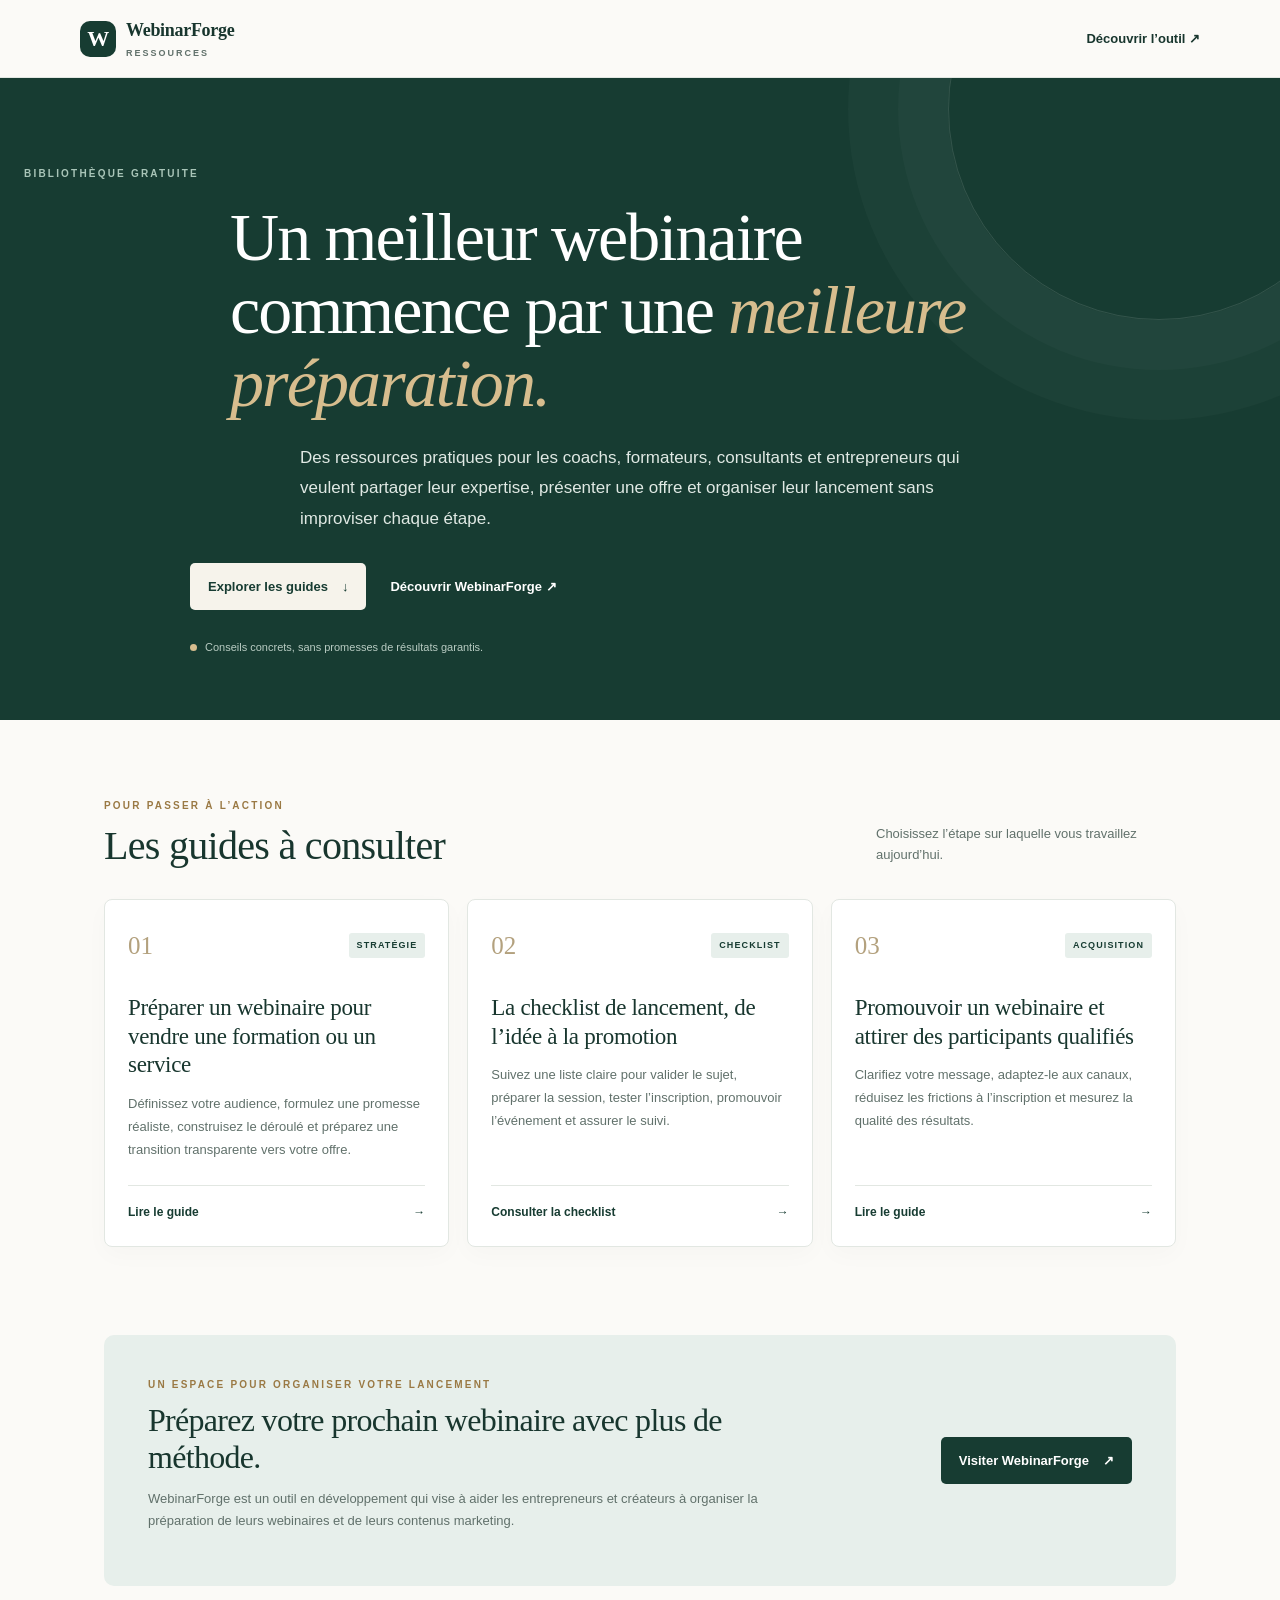
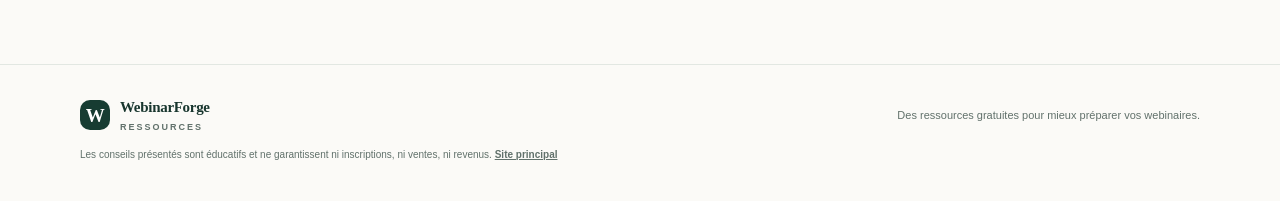
<file: docs/index.html>
<!doctype html>
<html lang="fr">
<head>
  <meta charset="utf-8">
  <meta name="viewport" content="width=device-width, initial-scale=1">
  <title>Ressources gratuites pour réussir vos webinaires | WebinarForge</title>
  <meta name="description" content="Guides pratiques et checklist gratuits pour préparer, lancer et promouvoir un webinaire utile, de l'idée au suivi des résultats.">
  <meta name="theme-color" content="#173c32">
  <meta property="og:type" content="website">
  <meta property="og:title" content="Ressources gratuites pour réussir vos webinaires">
  <meta property="og:description" content="Des guides concrets pour structurer un webinaire et attirer des participants pertinents.">
  <meta property="og:url" content="https://hsergo.github.io/">
  <link rel="canonical" href="https://hsergo.github.io/">
  <link rel="stylesheet" href="style.css">
</head>
<body>
  <header class="site-header">
    <a class="brand" href="./" aria-label="WebinarForge Ressources, accueil"><span class="brand-mark">W</span><span>WebinarForge <small>RESSOURCES</small></span></a>
    <a class="header-link" href="https://webinar-forge.com/" target="_blank" rel="noopener noreferrer">Découvrir l’outil <span aria-hidden="true">↗</span></a>
  </header>
  <main>
    <section class="hero">
      <p class="eyebrow">BIBLIOTHÈQUE GRATUITE</p>
      <h1>Un meilleur webinaire commence par une <em>meilleure préparation.</em></h1>
      <p class="hero-copy">Des ressources pratiques pour les coachs, formateurs, consultants et entrepreneurs qui veulent partager leur expertise, présenter une offre et organiser leur lancement sans improviser chaque étape.</p>
      <div class="hero-actions">
        <a class="button button-light" href="#guides">Explorer les guides <span aria-hidden="true">↓</span></a>
        <a class="text-link light-link" href="https://webinar-forge.com/" target="_blank" rel="noopener noreferrer">Découvrir WebinarForge ↗</a>
      </div>
      <div class="hero-note"><span class="dot"></span> Conseils concrets, sans promesses de résultats garantis.</div>
    </section>
    <section class="section" id="guides">
      <div class="section-heading">
        <div><p class="eyebrow">POUR PASSER À L’ACTION</p><h2>Les guides à consulter</h2></div>
        <p>Choisissez l’étape sur laquelle vous travaillez aujourd’hui.</p>
      </div>
      <div class="guide-grid">
        <article class="guide-card">
          <div class="card-top"><span class="card-number">01</span><span class="tag">STRATÉGIE</span></div>
          <h3>Préparer un webinaire pour vendre une formation ou un service</h3>
          <p>Définissez votre audience, formulez une promesse réaliste, construisez le déroulé et préparez une transition transparente vers votre offre.</p>
          <a class="card-link" href="articles/preparer-webinaire-vendre-formation.html">Lire le guide <span aria-hidden="true">→</span></a>
        </article>
        <article class="guide-card">
          <div class="card-top"><span class="card-number">02</span><span class="tag">CHECKLIST</span></div>
          <h3>La checklist de lancement, de l’idée à la promotion</h3>
          <p>Suivez une liste claire pour valider le sujet, préparer la session, tester l’inscription, promouvoir l’événement et assurer le suivi.</p>
          <a class="card-link" href="articles/checklist-lancement-webinaire.html">Consulter la checklist <span aria-hidden="true">→</span></a>
        </article>
        <article class="guide-card">
          <div class="card-top"><span class="card-number">03</span><span class="tag">ACQUISITION</span></div>
          <h3>Promouvoir un webinaire et attirer des participants qualifiés</h3>
          <p>Clarifiez votre message, adaptez-le aux canaux, réduisez les frictions à l’inscription et mesurez la qualité des résultats.</p>
          <a class="card-link" href="articles/promouvoir-webinaire-participants-qualifies.html">Lire le guide <span aria-hidden="true">→</span></a>
        </article>
      </div>
    </section>
    <section class="cta">
      <div><p class="eyebrow">UN ESPACE POUR ORGANISER VOTRE LANCEMENT</p><h2>Préparez votre prochain webinaire avec plus de méthode.</h2><p>WebinarForge est un outil en développement qui vise à aider les entrepreneurs et créateurs à organiser la préparation de leurs webinaires et de leurs contenus marketing.</p></div>
      <a class="button button-dark" href="https://webinar-forge.com/" target="_blank" rel="noopener noreferrer">Visiter WebinarForge <span aria-hidden="true">↗</span></a>
    </section>
  </main>
  <footer><a class="brand footer-brand" href="./"><span class="brand-mark">W</span><span>WebinarForge <small>RESSOURCES</small></span></a><p>Des ressources gratuites pour mieux préparer vos webinaires.</p><p class="footer-small">Les conseils présentés sont éducatifs et ne garantissent ni inscriptions, ni ventes, ni revenus. <a href="https://webinar-forge.com/" target="_blank" rel="noopener noreferrer">Site principal</a></p></footer>
</body>
</html>
</file>
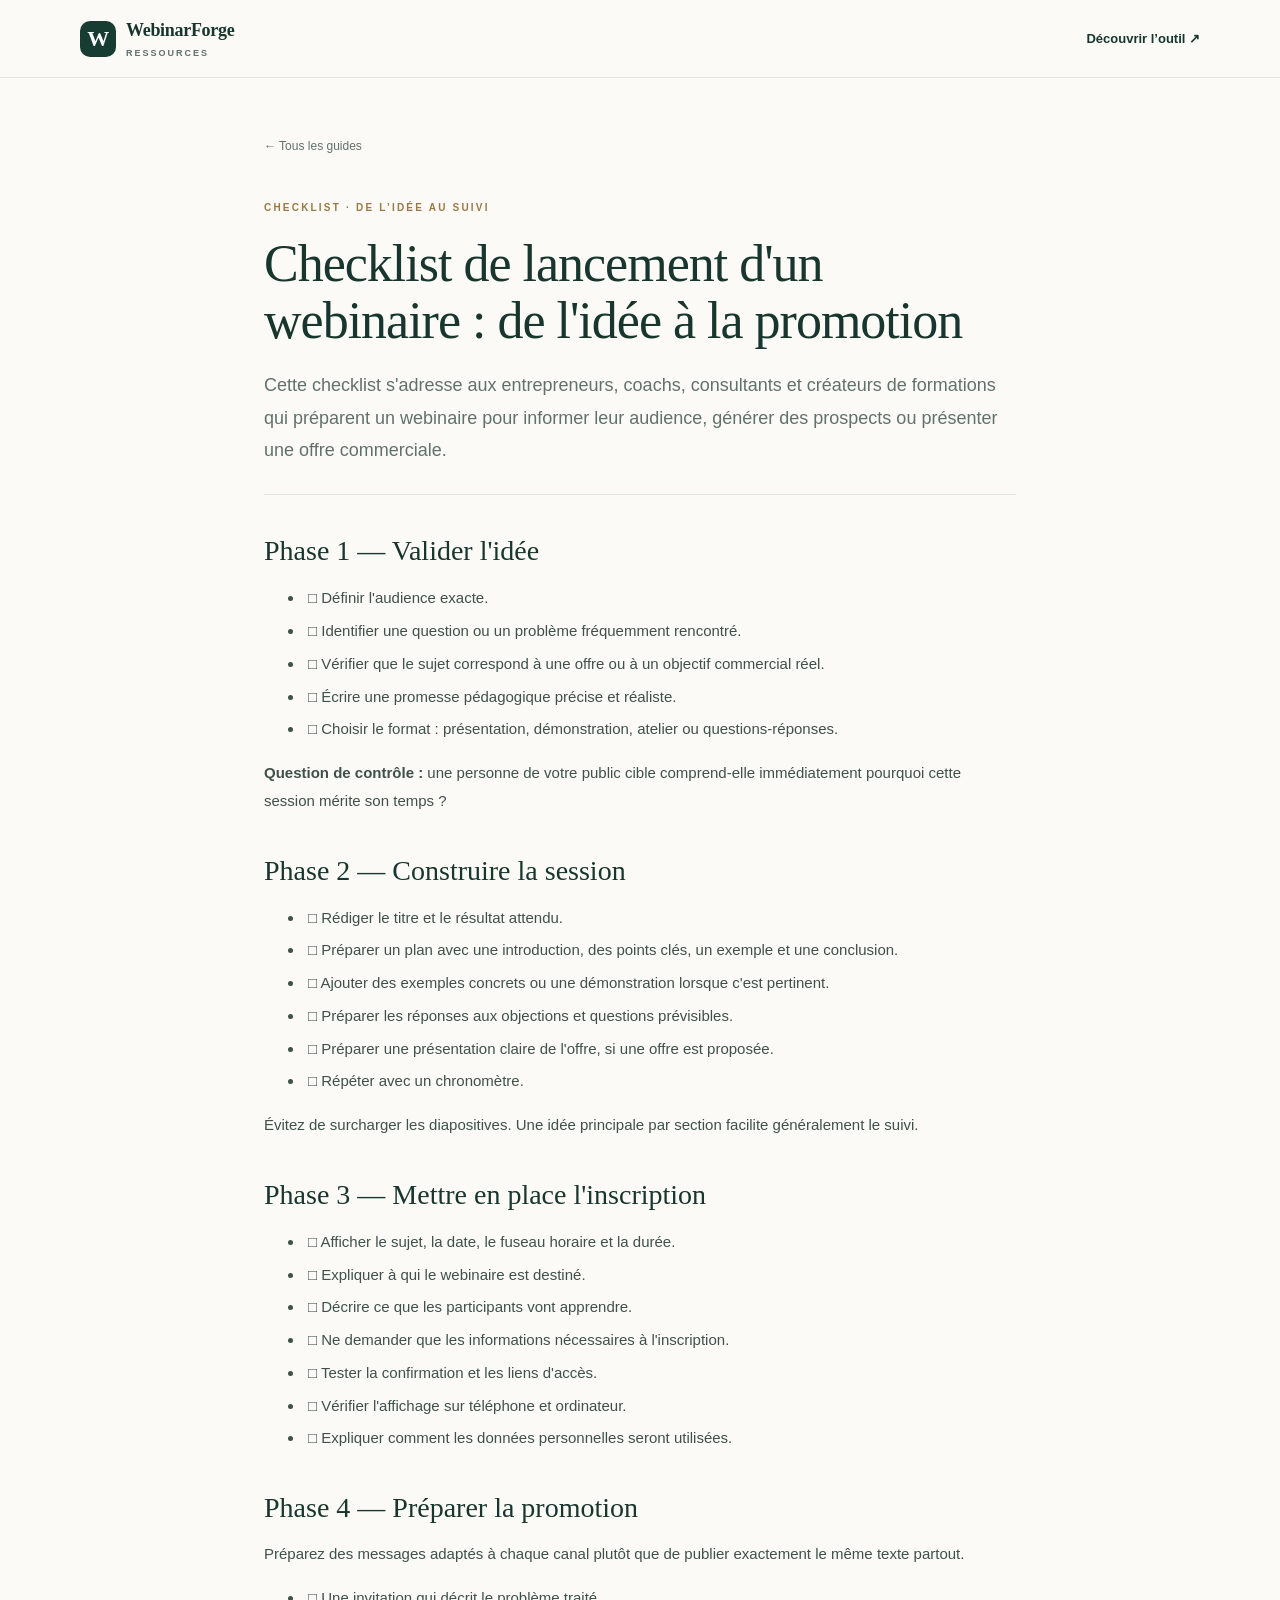
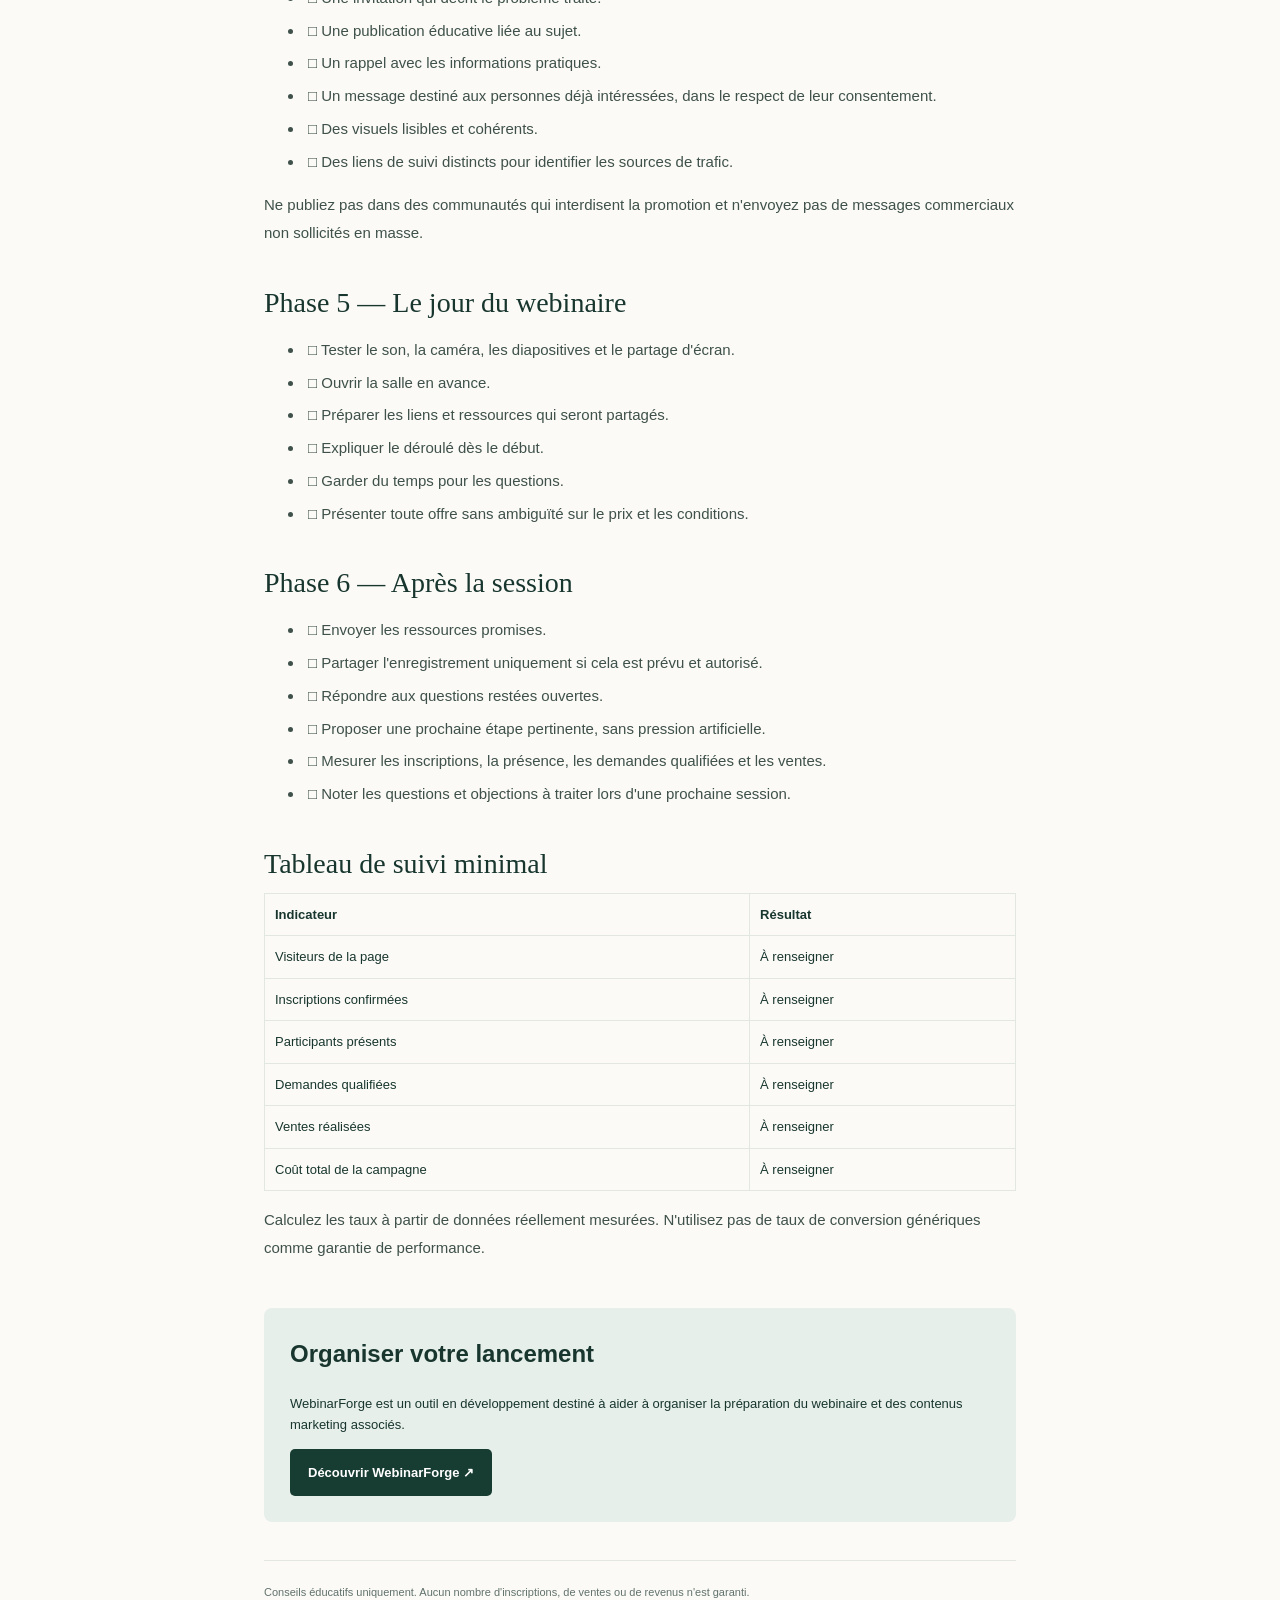
<file: docs/articles/checklist-lancement-webinaire.html>
<!doctype html>
<html lang="fr"><head><meta charset="utf-8"><meta name="viewport" content="width=device-width, initial-scale=1"><title>Checklist de lancement d'un webinaire | WebinarForge</title><meta name="description" content="Une checklist complète pour valider l'idée, préparer le contenu, tester les inscriptions, promouvoir le webinaire et suivre les résultats."><meta name="theme-color" content="#173c32"><link rel="canonical" href="https://hsergo.github.io/articles/checklist-lancement-webinaire.html"><link rel="stylesheet" href="../style.css"></head>
<body><header class="site-header"><a class="brand" href="../"><span class="brand-mark">W</span><span>WebinarForge <small>RESSOURCES</small></span></a><a class="header-link" href="https://webinar-forge.com/" target="_blank" rel="noopener noreferrer">Découvrir l’outil ↗</a></header><main class="article-shell"><a class="back-link" href="../">← Tous les guides</a><p class="eyebrow">CHECKLIST · DE L’IDÉE AU SUIVI</p><h1>Checklist de lancement d'un webinaire : de l'idée à la promotion</h1><p class="article-intro">Cette checklist s'adresse aux entrepreneurs, coachs, consultants et créateurs de formations qui préparent un webinaire pour informer leur audience, générer des prospects ou présenter une offre commerciale.</p><article class="article-body">
<h2>Phase 1 — Valider l'idée</h2><ul><li>□ Définir l'audience exacte.</li><li>□ Identifier une question ou un problème fréquemment rencontré.</li><li>□ Vérifier que le sujet correspond à une offre ou à un objectif commercial réel.</li><li>□ Écrire une promesse pédagogique précise et réaliste.</li><li>□ Choisir le format : présentation, démonstration, atelier ou questions-réponses.</li></ul><p><strong>Question de contrôle :</strong> une personne de votre public cible comprend-elle immédiatement pourquoi cette session mérite son temps ?</p>
<h2>Phase 2 — Construire la session</h2><ul><li>□ Rédiger le titre et le résultat attendu.</li><li>□ Préparer un plan avec une introduction, des points clés, un exemple et une conclusion.</li><li>□ Ajouter des exemples concrets ou une démonstration lorsque c'est pertinent.</li><li>□ Préparer les réponses aux objections et questions prévisibles.</li><li>□ Préparer une présentation claire de l'offre, si une offre est proposée.</li><li>□ Répéter avec un chronomètre.</li></ul><p>Évitez de surcharger les diapositives. Une idée principale par section facilite généralement le suivi.</p>
<h2>Phase 3 — Mettre en place l'inscription</h2><ul><li>□ Afficher le sujet, la date, le fuseau horaire et la durée.</li><li>□ Expliquer à qui le webinaire est destiné.</li><li>□ Décrire ce que les participants vont apprendre.</li><li>□ Ne demander que les informations nécessaires à l'inscription.</li><li>□ Tester la confirmation et les liens d'accès.</li><li>□ Vérifier l'affichage sur téléphone et ordinateur.</li><li>□ Expliquer comment les données personnelles seront utilisées.</li></ul>
<h2>Phase 4 — Préparer la promotion</h2><p>Préparez des messages adaptés à chaque canal plutôt que de publier exactement le même texte partout.</p><ul><li>□ Une invitation qui décrit le problème traité.</li><li>□ Une publication éducative liée au sujet.</li><li>□ Un rappel avec les informations pratiques.</li><li>□ Un message destiné aux personnes déjà intéressées, dans le respect de leur consentement.</li><li>□ Des visuels lisibles et cohérents.</li><li>□ Des liens de suivi distincts pour identifier les sources de trafic.</li></ul><p>Ne publiez pas dans des communautés qui interdisent la promotion et n'envoyez pas de messages commerciaux non sollicités en masse.</p>
<h2>Phase 5 — Le jour du webinaire</h2><ul><li>□ Tester le son, la caméra, les diapositives et le partage d'écran.</li><li>□ Ouvrir la salle en avance.</li><li>□ Préparer les liens et ressources qui seront partagés.</li><li>□ Expliquer le déroulé dès le début.</li><li>□ Garder du temps pour les questions.</li><li>□ Présenter toute offre sans ambiguïté sur le prix et les conditions.</li></ul>
<h2>Phase 6 — Après la session</h2><ul><li>□ Envoyer les ressources promises.</li><li>□ Partager l'enregistrement uniquement si cela est prévu et autorisé.</li><li>□ Répondre aux questions restées ouvertes.</li><li>□ Proposer une prochaine étape pertinente, sans pression artificielle.</li><li>□ Mesurer les inscriptions, la présence, les demandes qualifiées et les ventes.</li><li>□ Noter les questions et objections à traiter lors d'une prochaine session.</li></ul>
<h2>Tableau de suivi minimal</h2><table><thead><tr><th>Indicateur</th><th>Résultat</th></tr></thead><tbody><tr><td>Visiteurs de la page</td><td>À renseigner</td></tr><tr><td>Inscriptions confirmées</td><td>À renseigner</td></tr><tr><td>Participants présents</td><td>À renseigner</td></tr><tr><td>Demandes qualifiées</td><td>À renseigner</td></tr><tr><td>Ventes réalisées</td><td>À renseigner</td></tr><tr><td>Coût total de la campagne</td><td>À renseigner</td></tr></tbody></table><p>Calculez les taux à partir de données réellement mesurées. N'utilisez pas de taux de conversion génériques comme garantie de performance.</p>
</article><aside class="article-cta"><h2>Organiser votre lancement</h2><p>WebinarForge est un outil en développement destiné à aider à organiser la préparation du webinaire et des contenus marketing associés.</p><a class="button button-dark" href="https://webinar-forge.com/" target="_blank" rel="noopener noreferrer">Découvrir WebinarForge ↗</a></aside><p class="article-footer">Conseils éducatifs uniquement. Aucun nombre d'inscriptions, de ventes ou de revenus n'est garanti.</p></main></body></html>
</file>
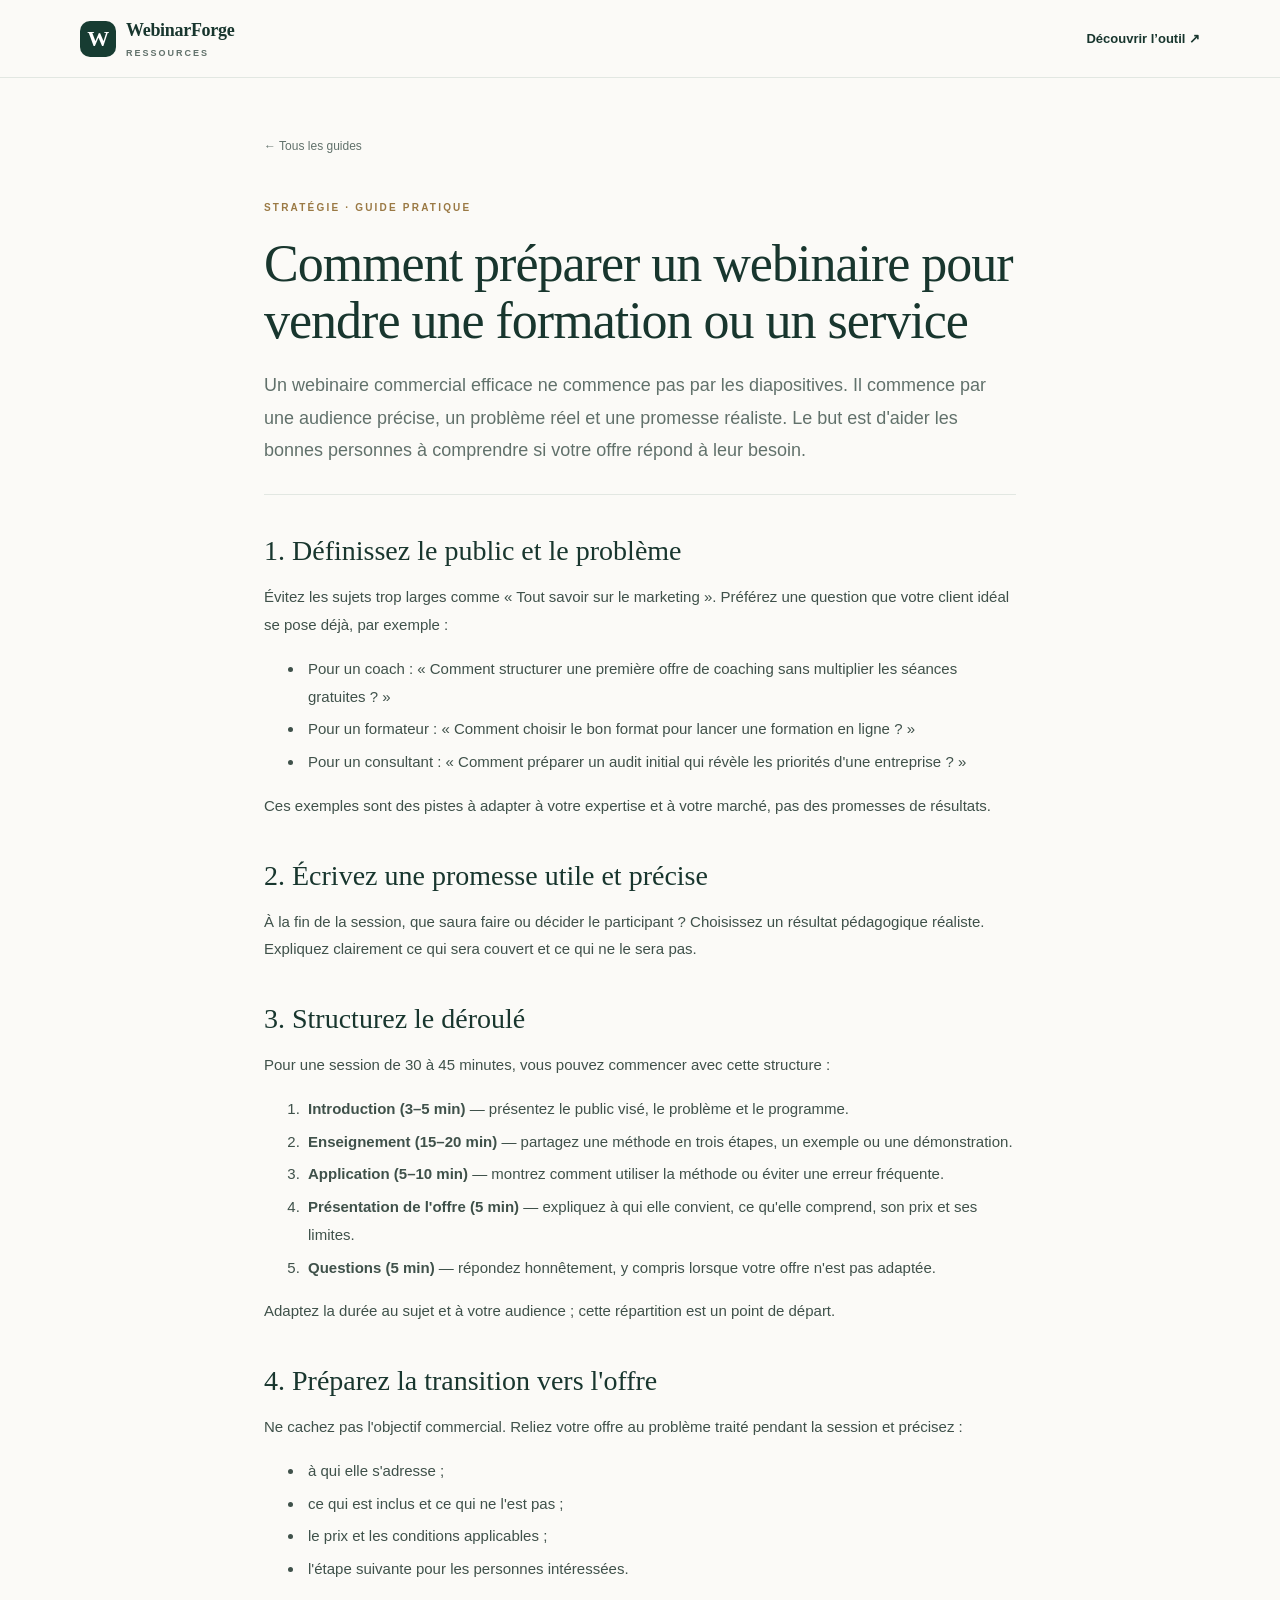
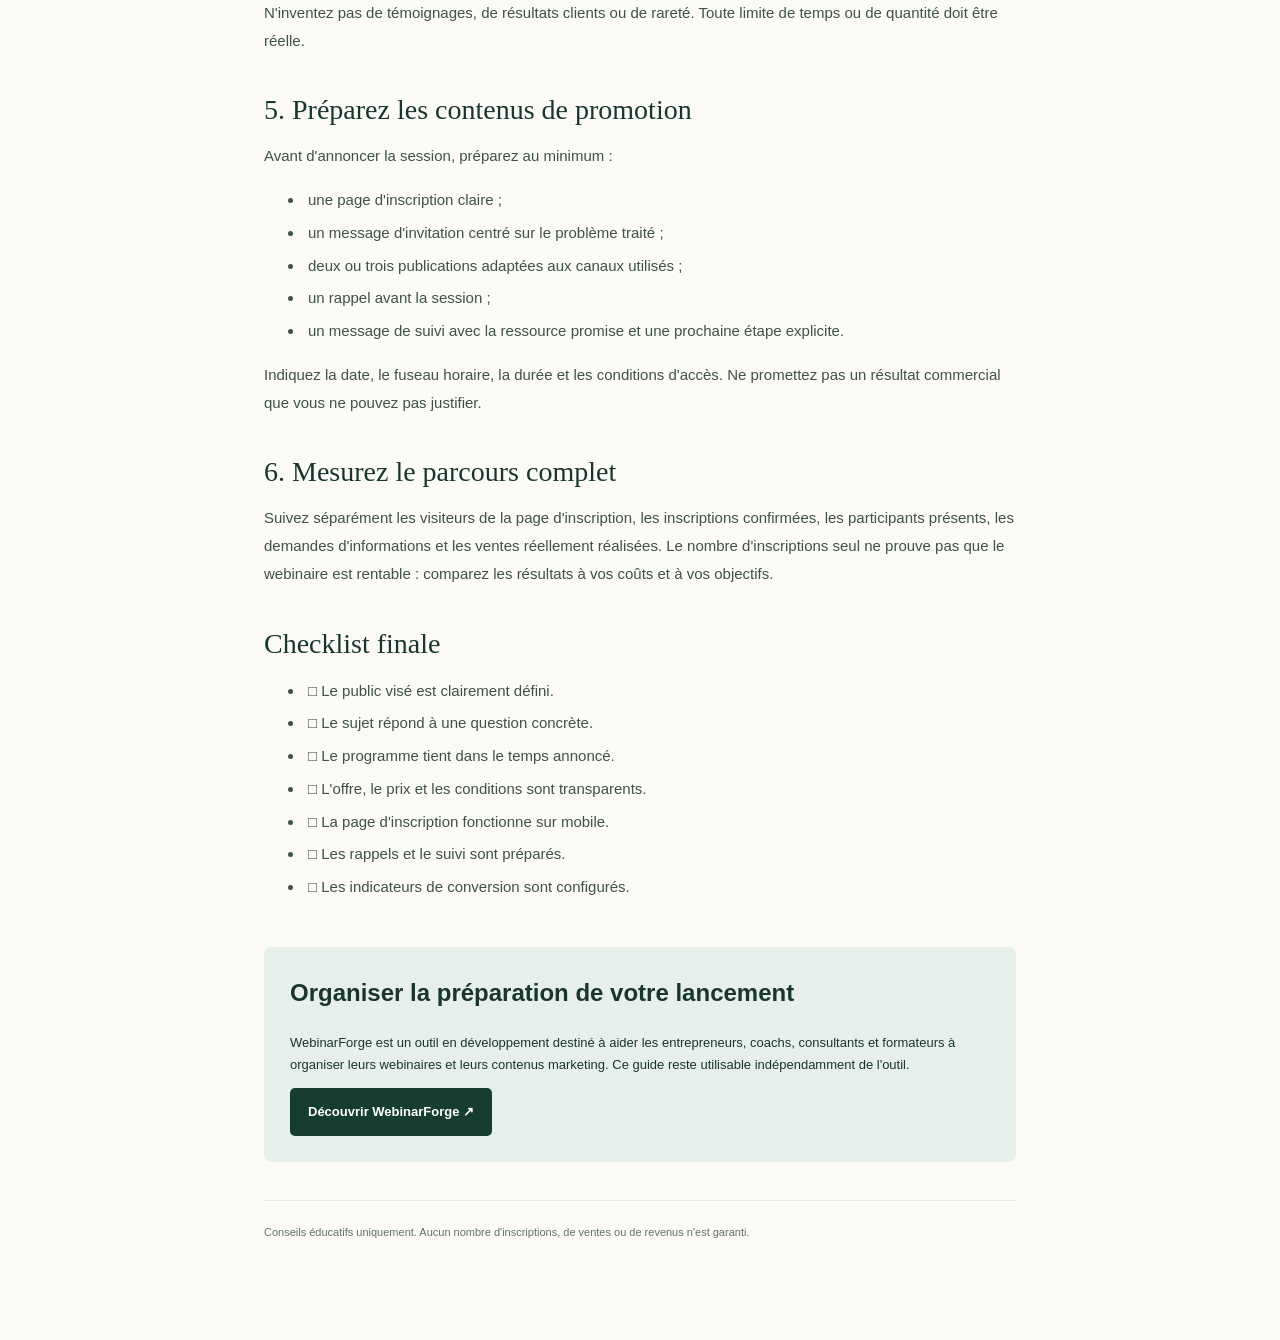
<file: docs/articles/preparer-webinaire-vendre-formation.html>
<!doctype html>
<html lang="fr"><head><meta charset="utf-8"><meta name="viewport" content="width=device-width, initial-scale=1"><title>Préparer un webinaire pour vendre une formation ou un service | WebinarForge</title><meta name="description" content="Apprenez à définir votre audience, structurer votre webinaire, présenter votre offre clairement et mesurer les résultats."><meta name="theme-color" content="#173c32"><link rel="canonical" href="https://hsergo.github.io/articles/preparer-webinaire-vendre-formation.html"><link rel="stylesheet" href="../style.css"></head>
<body><header class="site-header"><a class="brand" href="../"><span class="brand-mark">W</span><span>WebinarForge <small>RESSOURCES</small></span></a><a class="header-link" href="https://webinar-forge.com/" target="_blank" rel="noopener noreferrer">Découvrir l’outil ↗</a></header><main class="article-shell"><a class="back-link" href="../">← Tous les guides</a><p class="eyebrow">STRATÉGIE · GUIDE PRATIQUE</p><h1>Comment préparer un webinaire pour vendre une formation ou un service</h1><p class="article-intro">Un webinaire commercial efficace ne commence pas par les diapositives. Il commence par une audience précise, un problème réel et une promesse réaliste. Le but est d'aider les bonnes personnes à comprendre si votre offre répond à leur besoin.</p><article class="article-body">
<h2>1. Définissez le public et le problème</h2><p>Évitez les sujets trop larges comme « Tout savoir sur le marketing ». Préférez une question que votre client idéal se pose déjà, par exemple :</p><ul><li>Pour un coach : « Comment structurer une première offre de coaching sans multiplier les séances gratuites ? »</li><li>Pour un formateur : « Comment choisir le bon format pour lancer une formation en ligne ? »</li><li>Pour un consultant : « Comment préparer un audit initial qui révèle les priorités d'une entreprise ? »</li></ul><p>Ces exemples sont des pistes à adapter à votre expertise et à votre marché, pas des promesses de résultats.</p>
<h2>2. Écrivez une promesse utile et précise</h2><p>À la fin de la session, que saura faire ou décider le participant ? Choisissez un résultat pédagogique réaliste. Expliquez clairement ce qui sera couvert et ce qui ne le sera pas.</p>
<h2>3. Structurez le déroulé</h2><p>Pour une session de 30 à 45 minutes, vous pouvez commencer avec cette structure :</p><ol><li><strong>Introduction (3–5 min)</strong> — présentez le public visé, le problème et le programme.</li><li><strong>Enseignement (15–20 min)</strong> — partagez une méthode en trois étapes, un exemple ou une démonstration.</li><li><strong>Application (5–10 min)</strong> — montrez comment utiliser la méthode ou éviter une erreur fréquente.</li><li><strong>Présentation de l'offre (5 min)</strong> — expliquez à qui elle convient, ce qu'elle comprend, son prix et ses limites.</li><li><strong>Questions (5 min)</strong> — répondez honnêtement, y compris lorsque votre offre n'est pas adaptée.</li></ol><p>Adaptez la durée au sujet et à votre audience ; cette répartition est un point de départ.</p>
<h2>4. Préparez la transition vers l'offre</h2><p>Ne cachez pas l'objectif commercial. Reliez votre offre au problème traité pendant la session et précisez :</p><ul><li>à qui elle s'adresse ;</li><li>ce qui est inclus et ce qui ne l'est pas ;</li><li>le prix et les conditions applicables ;</li><li>l'étape suivante pour les personnes intéressées.</li></ul><p>N'inventez pas de témoignages, de résultats clients ou de rareté. Toute limite de temps ou de quantité doit être réelle.</p>
<h2>5. Préparez les contenus de promotion</h2><p>Avant d'annoncer la session, préparez au minimum :</p><ul><li>une page d'inscription claire ;</li><li>un message d'invitation centré sur le problème traité ;</li><li>deux ou trois publications adaptées aux canaux utilisés ;</li><li>un rappel avant la session ;</li><li>un message de suivi avec la ressource promise et une prochaine étape explicite.</li></ul><p>Indiquez la date, le fuseau horaire, la durée et les conditions d'accès. Ne promettez pas un résultat commercial que vous ne pouvez pas justifier.</p>
<h2>6. Mesurez le parcours complet</h2><p>Suivez séparément les visiteurs de la page d'inscription, les inscriptions confirmées, les participants présents, les demandes d'informations et les ventes réellement réalisées. Le nombre d'inscriptions seul ne prouve pas que le webinaire est rentable : comparez les résultats à vos coûts et à vos objectifs.</p>
<h2>Checklist finale</h2><ul><li>□ Le public visé est clairement défini.</li><li>□ Le sujet répond à une question concrète.</li><li>□ Le programme tient dans le temps annoncé.</li><li>□ L'offre, le prix et les conditions sont transparents.</li><li>□ La page d'inscription fonctionne sur mobile.</li><li>□ Les rappels et le suivi sont préparés.</li><li>□ Les indicateurs de conversion sont configurés.</li></ul>
</article><aside class="article-cta"><h2>Organiser la préparation de votre lancement</h2><p>WebinarForge est un outil en développement destiné à aider les entrepreneurs, coachs, consultants et formateurs à organiser leurs webinaires et leurs contenus marketing. Ce guide reste utilisable indépendamment de l'outil.</p><a class="button button-dark" href="https://webinar-forge.com/" target="_blank" rel="noopener noreferrer">Découvrir WebinarForge ↗</a></aside><p class="article-footer">Conseils éducatifs uniquement. Aucun nombre d'inscriptions, de ventes ou de revenus n'est garanti.</p></main></body></html>
</file>
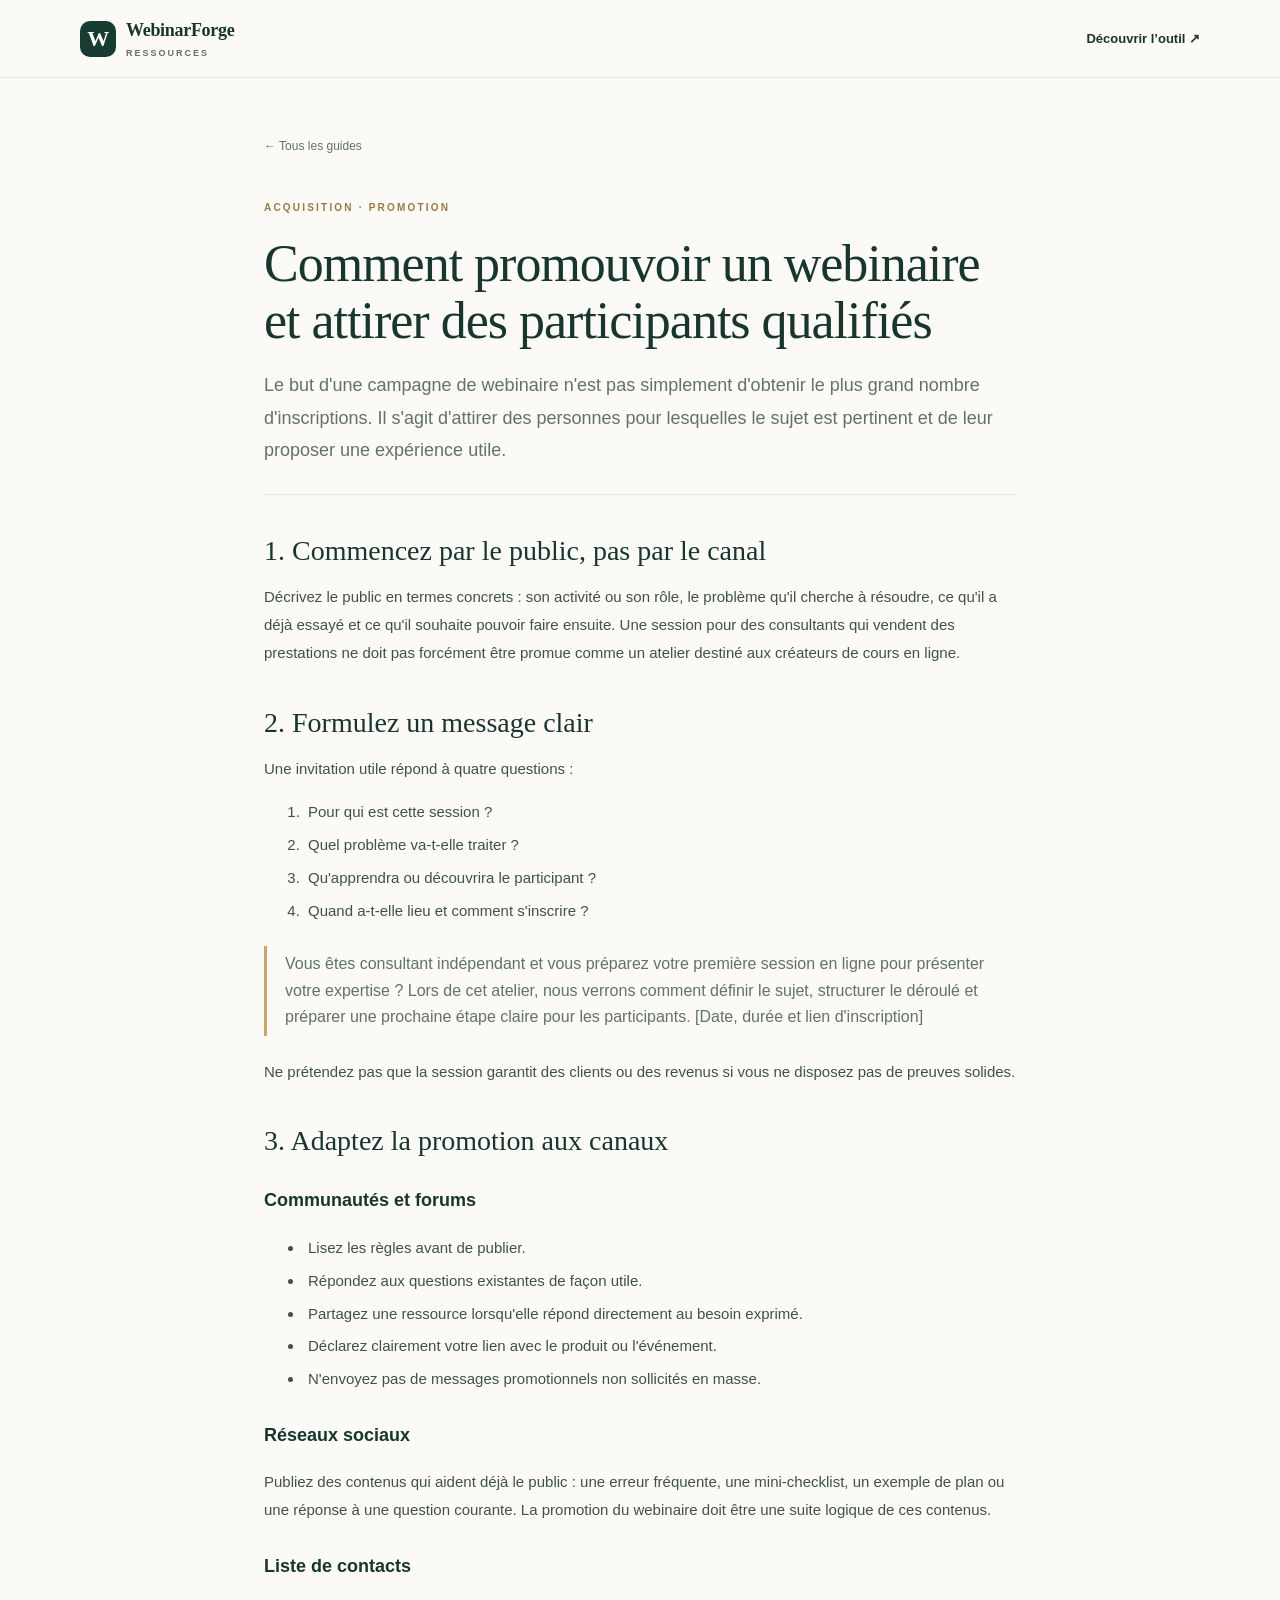
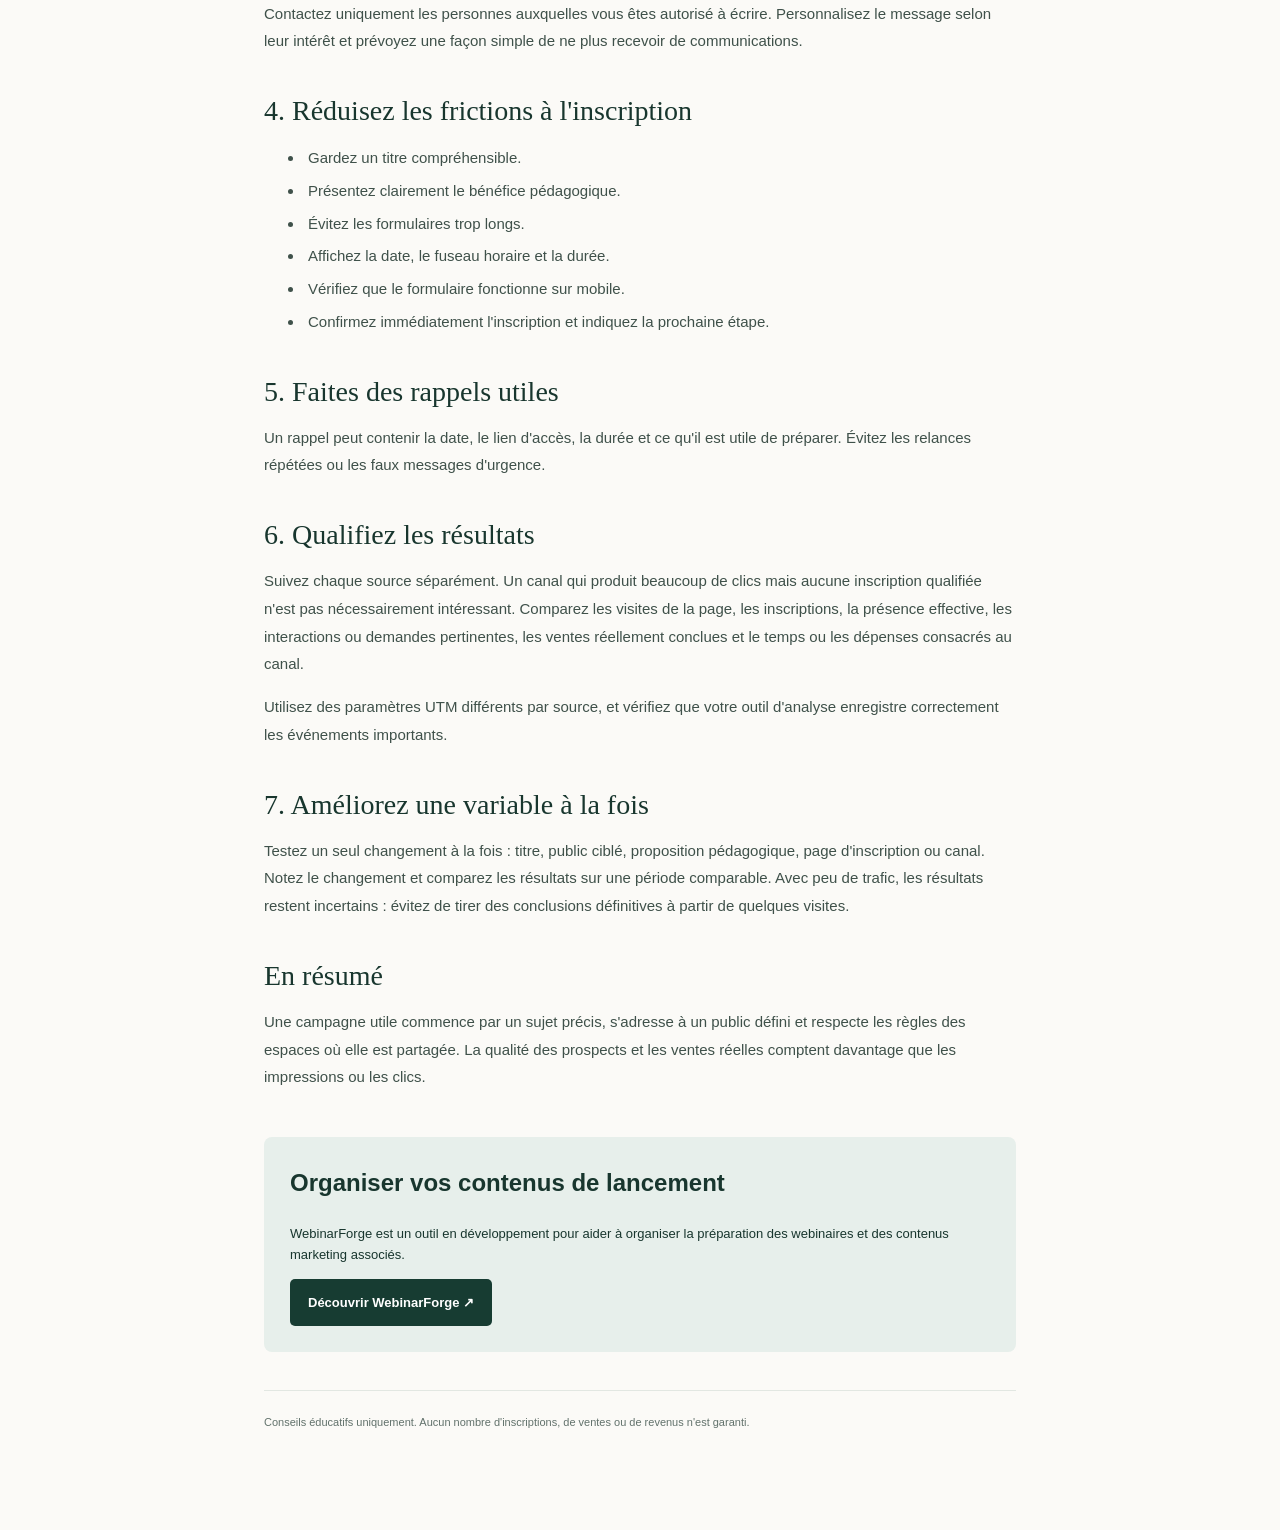
<file: docs/articles/promouvoir-webinaire-participants-qualifies.html>
<!doctype html>
<html lang="fr"><head><meta charset="utf-8"><meta name="viewport" content="width=device-width, initial-scale=1"><title>Promouvoir un webinaire et attirer des participants qualifiés | WebinarForge</title><meta name="description" content="Apprenez à promouvoir un webinaire avec un message clair, des canaux adaptés, une inscription simple et des indicateurs utiles."><meta name="theme-color" content="#173c32"><link rel="canonical" href="https://hsergo.github.io/articles/promouvoir-webinaire-participants-qualifies.html"><link rel="stylesheet" href="../style.css"></head>
<body><header class="site-header"><a class="brand" href="../"><span class="brand-mark">W</span><span>WebinarForge <small>RESSOURCES</small></span></a><a class="header-link" href="https://webinar-forge.com/" target="_blank" rel="noopener noreferrer">Découvrir l’outil ↗</a></header><main class="article-shell"><a class="back-link" href="../">← Tous les guides</a><p class="eyebrow">ACQUISITION · PROMOTION</p><h1>Comment promouvoir un webinaire et attirer des participants qualifiés</h1><p class="article-intro">Le but d'une campagne de webinaire n'est pas simplement d'obtenir le plus grand nombre d'inscriptions. Il s'agit d'attirer des personnes pour lesquelles le sujet est pertinent et de leur proposer une expérience utile.</p><article class="article-body">
<h2>1. Commencez par le public, pas par le canal</h2><p>Décrivez le public en termes concrets : son activité ou son rôle, le problème qu'il cherche à résoudre, ce qu'il a déjà essayé et ce qu'il souhaite pouvoir faire ensuite. Une session pour des consultants qui vendent des prestations ne doit pas forcément être promue comme un atelier destiné aux créateurs de cours en ligne.</p>
<h2>2. Formulez un message clair</h2><p>Une invitation utile répond à quatre questions :</p><ol><li>Pour qui est cette session ?</li><li>Quel problème va-t-elle traiter ?</li><li>Qu'apprendra ou découvrira le participant ?</li><li>Quand a-t-elle lieu et comment s'inscrire ?</li></ol><blockquote>Vous êtes consultant indépendant et vous préparez votre première session en ligne pour présenter votre expertise ? Lors de cet atelier, nous verrons comment définir le sujet, structurer le déroulé et préparer une prochaine étape claire pour les participants. [Date, durée et lien d'inscription]</blockquote><p>Ne prétendez pas que la session garantit des clients ou des revenus si vous ne disposez pas de preuves solides.</p>
<h2>3. Adaptez la promotion aux canaux</h2><h3>Communautés et forums</h3><ul><li>Lisez les règles avant de publier.</li><li>Répondez aux questions existantes de façon utile.</li><li>Partagez une ressource lorsqu'elle répond directement au besoin exprimé.</li><li>Déclarez clairement votre lien avec le produit ou l'événement.</li><li>N'envoyez pas de messages promotionnels non sollicités en masse.</li></ul><h3>Réseaux sociaux</h3><p>Publiez des contenus qui aident déjà le public : une erreur fréquente, une mini-checklist, un exemple de plan ou une réponse à une question courante. La promotion du webinaire doit être une suite logique de ces contenus.</p><h3>Liste de contacts</h3><p>Contactez uniquement les personnes auxquelles vous êtes autorisé à écrire. Personnalisez le message selon leur intérêt et prévoyez une façon simple de ne plus recevoir de communications.</p>
<h2>4. Réduisez les frictions à l'inscription</h2><ul><li>Gardez un titre compréhensible.</li><li>Présentez clairement le bénéfice pédagogique.</li><li>Évitez les formulaires trop longs.</li><li>Affichez la date, le fuseau horaire et la durée.</li><li>Vérifiez que le formulaire fonctionne sur mobile.</li><li>Confirmez immédiatement l'inscription et indiquez la prochaine étape.</li></ul>
<h2>5. Faites des rappels utiles</h2><p>Un rappel peut contenir la date, le lien d'accès, la durée et ce qu'il est utile de préparer. Évitez les relances répétées ou les faux messages d'urgence.</p>
<h2>6. Qualifiez les résultats</h2><p>Suivez chaque source séparément. Un canal qui produit beaucoup de clics mais aucune inscription qualifiée n'est pas nécessairement intéressant. Comparez les visites de la page, les inscriptions, la présence effective, les interactions ou demandes pertinentes, les ventes réellement conclues et le temps ou les dépenses consacrés au canal.</p><p>Utilisez des paramètres UTM différents par source, et vérifiez que votre outil d'analyse enregistre correctement les événements importants.</p>
<h2>7. Améliorez une variable à la fois</h2><p>Testez un seul changement à la fois : titre, public ciblé, proposition pédagogique, page d'inscription ou canal. Notez le changement et comparez les résultats sur une période comparable. Avec peu de trafic, les résultats restent incertains : évitez de tirer des conclusions définitives à partir de quelques visites.</p>
<h2>En résumé</h2><p>Une campagne utile commence par un sujet précis, s'adresse à un public défini et respecte les règles des espaces où elle est partagée. La qualité des prospects et les ventes réelles comptent davantage que les impressions ou les clics.</p>
</article><aside class="article-cta"><h2>Organiser vos contenus de lancement</h2><p>WebinarForge est un outil en développement pour aider à organiser la préparation des webinaires et des contenus marketing associés.</p><a class="button button-dark" href="https://webinar-forge.com/" target="_blank" rel="noopener noreferrer">Découvrir WebinarForge ↗</a></aside><p class="article-footer">Conseils éducatifs uniquement. Aucun nombre d'inscriptions, de ventes ou de revenus n'est garanti.</p></main></body></html>
</file>
<file: docs/style.css>
:root{color-scheme:light;--ink:#18362e;--pine:#173c32;--sage:#e7efeb;--gold:#cba66a;--muted:#61716b;--paper:#fbfaf7;--line:#e2e7e2}*{box-sizing:border-box}html{scroll-behavior:smooth}body{margin:0;background:var(--paper);color:var(--ink);font-family:Inter,-apple-system,BlinkMacSystemFont,"Segoe UI",sans-serif;line-height:1.65}a{color:inherit}.site-header{height:78px;padding:0 max(24px,calc((100% - 1120px)/2));display:flex;align-items:center;justify-content:space-between;gap:20px;background:var(--paper);border-bottom:1px solid var(--line)}.brand{display:inline-flex;align-items:center;gap:10px;text-decoration:none;font-family:Georgia,"Times New Roman",serif;font-size:18px;font-weight:700;letter-spacing:-.3px}.brand small{display:block;font-family:Inter,-apple-system,BlinkMacSystemFont,"Segoe UI",sans-serif;font-size:9px;letter-spacing:2px;color:var(--muted);font-weight:700}.brand-mark{display:grid;place-items:center;width:36px;height:36px;background:var(--pine);color:#fff;border-radius:10px;font-family:Georgia,serif;font-size:22px}.header-link,.text-link{font-size:13px;font-weight:700;text-decoration:none}.header-link:hover,.text-link:hover,.card-link:hover{text-decoration:underline}.hero{background:var(--pine);color:white;padding:88px 24px 64px;position:relative;overflow:hidden}.hero:after{content:"";position:absolute;width:420px;height:420px;border:1px solid rgba(255,255,255,.12);border-radius:50%;right:-90px;top:-180px;box-shadow:0 0 0 50px rgba(255,255,255,.025),0 0 0 100px rgba(255,255,255,.025);pointer-events:none}.hero>*{position:relative;z-index:1;max-width:900px;margin-left:auto;margin-right:auto}.eyebrow{font-size:10px;letter-spacing:2.2px;font-weight:800;color:#a9c5b8;margin:0 0 18px}.hero h1{font-family:Georgia,"Times New Roman",serif;font-size:clamp(38px,6vw,68px);font-weight:500;line-height:1.08;letter-spacing:-1.9px;max-width:820px;margin-top:0;margin-bottom:22px}.hero h1 em{color:#d7bd8e;font-weight:400}.hero-copy{font-size:17px;line-height:1.8;color:#e0e9e4;max-width:680px;margin-bottom:28px}.hero-actions{display:flex;align-items:center;flex-wrap:wrap;gap:24px}.button{display:inline-flex;align-items:center;justify-content:center;gap:14px;padding:13px 18px;border-radius:5px;font-size:13px;font-weight:750;text-decoration:none;transition:transform .18s ease,background .18s ease}.button:hover{transform:translateY(-2px)}.button-light{background:#f6f3eb;color:var(--pine)}.light-link{color:#fff}.hero-note{margin-top:28px;font-size:11px;color:#b9ccc3;display:flex;align-items:center;gap:8px}.dot{width:7px;height:7px;background:#d7bd8e;border-radius:50%}.section{max-width:1120px;margin:0 auto;padding:78px 24px 88px}.section-heading{display:flex;align-items:end;justify-content:space-between;gap:24px;margin-bottom:30px}.section-heading .eyebrow,.cta .eyebrow{color:#9a7944;margin-bottom:8px}.section h2,.cta h2{font-family:Georgia,"Times New Roman",serif;font-weight:500;letter-spacing:-.7px;line-height:1.15;font-size:clamp(28px,4vw,40px);margin:0}.section-heading>p{max-width:300px;color:var(--muted);font-size:13px;margin:0 0 3px}.guide-grid{display:grid;grid-template-columns:repeat(3,minmax(0,1fr));gap:18px}.guide-card{border:1px solid var(--line);border-radius:8px;background:#fff;padding:25px 23px 23px;display:flex;flex-direction:column;min-height:300px;box-shadow:0 8px 24px rgba(24,54,46,.025)}.card-top{display:flex;justify-content:space-between;align-items:center;margin-bottom:28px}.card-number{font-family:Georgia,serif;font-size:25px;color:#b3a17e}.tag{font-size:9px;letter-spacing:1.1px;font-weight:800;background:var(--sage);color:var(--pine);padding:5px 8px;border-radius:3px}.guide-card h3{font-family:Georgia,"Times New Roman",serif;font-size:23px;line-height:1.25;font-weight:500;margin:0 0 13px;letter-spacing:-.3px}.guide-card p{font-size:13px;color:var(--muted);line-height:1.75;margin:0 0 24px}.card-link{font-size:12px;font-weight:800;text-decoration:none;margin-top:auto;color:var(--pine);display:flex;justify-content:space-between;border-top:1px solid var(--line);padding-top:17px}.cta{max-width:1072px;margin:0 auto 78px;background:var(--sage);border-radius:10px;padding:42px 44px;display:flex;justify-content:space-between;align-items:center;gap:28px}.cta>div{max-width:650px}.cta h2{font-size:32px}.cta p:not(.eyebrow){font-size:13px;color:var(--muted);max-width:610px}.button-dark{background:var(--pine);color:white;white-space:nowrap}footer{border-top:1px solid var(--line);padding:30px max(24px,calc((100% - 1120px)/2)) 38px;display:grid;grid-template-columns:1fr 1fr;gap:12px 24px;align-items:center}footer>p{margin:0;text-align:right;color:var(--muted);font-size:11px}.footer-brand{font-size:15px}.footer-brand .brand-mark{width:30px;height:30px;font-size:19px}.footer-small{grid-column:1/-1;text-align:left;font-size:10px!important}.footer-small a{font-weight:700}.article-shell{max-width:800px;margin:0 auto;padding:54px 24px 88px}.back-link{font-size:12px;color:var(--muted);text-decoration:none}.article-shell .eyebrow{color:#9a7944;margin-top:42px}.article-shell h1{font-family:Georgia,serif;font-size:clamp(35px,5vw,52px);line-height:1.1;font-weight:500;letter-spacing:-1px;margin:0 0 20px}.article-intro{font-size:18px;line-height:1.8;color:var(--muted);border-bottom:1px solid var(--line);padding-bottom:28px;margin-bottom:32px}.article-body h2{font-family:Georgia,serif;font-size:28px;font-weight:500;line-height:1.25;margin:38px 0 12px}.article-body h3{font-size:18px;margin-top:28px}.article-body p,.article-body li{font-size:15px;line-height:1.85;color:#3f514a}.article-body li{padding-left:4px;margin:5px 0}.article-body a{color:#245a48}.article-body blockquote{border-left:3px solid var(--gold);margin:22px 0;padding:5px 0 5px 18px;color:var(--muted)}.article-body table{width:100%;border-collapse:collapse;font-size:13px}.article-body th,.article-body td{border:1px solid var(--line);padding:10px;text-align:left}.article-cta{margin-top:46px;padding:26px;background:var(--sage);border-radius:8px}.article-cta h2{margin-top:0}.article-cta p{font-size:13px}.article-footer{margin-top:38px;padding-top:22px;border-top:1px solid var(--line);font-size:11px;color:var(--muted)}@media(max-width:800px){.hero{padding-top:66px}.guide-grid{grid-template-columns:1fr}.guide-card{min-height:unset}.section-heading{display:block}.section-heading>p{margin-top:12px}.cta{margin-left:18px;margin-right:18px;padding:30px 24px;display:block}.cta .button{margin-top:12px}.cta h2{font-size:28px}footer{grid-template-columns:1fr}footer>p{text-align:left}.footer-small{grid-column:auto}.site-header{height:68px}.header-link{font-size:11px}}@media(prefers-reduced-motion:reduce){html{scroll-behavior:auto}*,*:before,*:after{transition:none!important}}
</file>
